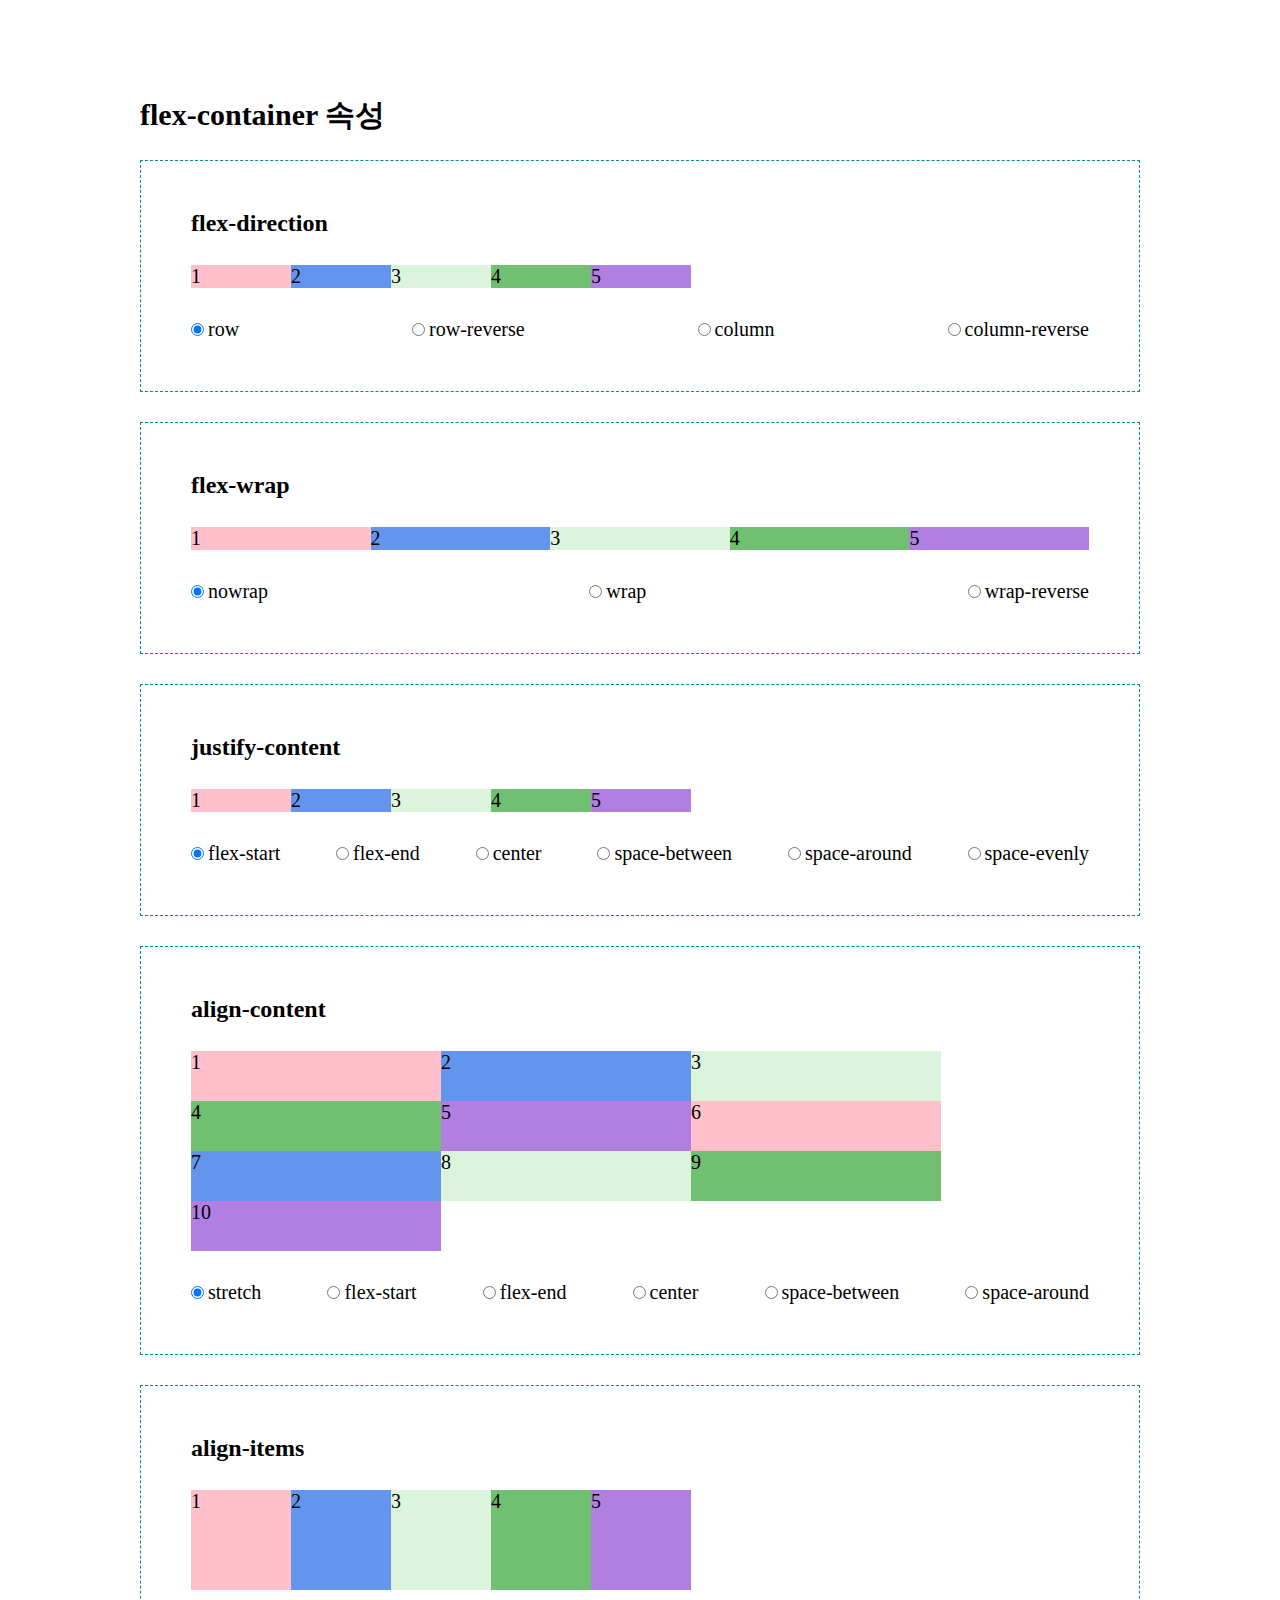
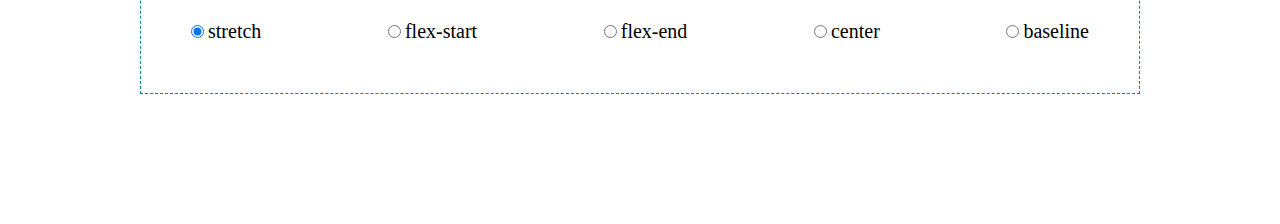
<file: basic/flex-container.html>
<!DOCTYPE html>
<html lang="en">
<head>
  <meta charset="UTF-8">
  <meta http-equiv="X-UA-Compatible" content="IE=edge">
  <meta name="viewport" content="width=device-width, initial-scale=1.0">
  <script src="/basic/resource/js/jquery-1.12.4.min.js"></script>

  <title>flex-container 속성</title>
  <style>
    html, body, p, h1, h2, h3, h4, h5, h6, ul, ol, li, dl, dt, dd, table, th, td, form, fieldset, legend, input, textarea, button, select{padding:0; margin:0;}
    ol, ul, li{list-style:none;}
    h1, h2, h3, h4, h5, h6, strong{font-size:100%; line-height:1; margin-block-start: 0; margin-block-end: 0;}
    .container{padding: 100px 0;}
    .cont{width:1000px; margin: 0 auto;}
    .cont h2{margin-bottom: 30px; font-size: 30px;}
    .cont h3{margin-bottom: 30px; font-size: 24px;}
    .box{width:100%; padding:50px; margin-bottom: 30px; border:1px dashed darkcyan; box-sizing:border-box;}
    .flex-container{display:flex;}
    .flex-container.flexWrap .flex-item{width:300px;}
    .flex-container.alignContent{flex-wrap: wrap; height:200px;}
    .flex-container.alignContent .flex-item{width:250px;}
    .flex-item{width:100px; font-size: 20px;}
    .input_wrap{display: flex; justify-content: space-between; margin-top:30px;}
    .input_wrap label{font-size: 20px;}
  </style>
</head>
<body>
    <div class="wrap">
        <div class="container">
           <div class="cont">
                <h2>flex-container 속성</h2>
                <div class="box" data-property="flex-direction">
                    <h3>flex-direction</h3>
                    <ul class="flex-container">
                        <li class="flex-item" style="background-color:pink;">1</li>
                        <li class="flex-item" style="background-color:cornflowerblue;">2</li>
                        <li class="flex-item" style="background-color:rgb(220, 243, 220);">3</li>
                        <li class="flex-item" style="background-color:rgb(113, 192, 113);">4</li>
                        <li class="flex-item" style="background-color:rgb(177, 127, 226);">5</li>
                    </ul>
                    <ul class="input_wrap">
                        <li>
                            <input type="radio" id="row" name="direction" data-value="row" checked />
                            <label name="direction" for="row">row</label>
                        </li>
                        <li>
                            <input type="radio" id="row-reverse" name="direction" data-value="row-reverse" />
                            <label name="direction" for="row-reverse">row-reverse</label>
                        </li>
                        <li>
                            <input type="radio" id="column" name="direction" data-value="column" />
                            <label name="direction" for="column">column</label>
                        </li>
                        <li>
                            <input type="radio" id="column-reverse" name="direction" data-value="column-reverse" />
                            <label name="direction" for="column-reverse">column-reverse</label>
                        </li>
                    </ul>
                </div>

                <div class="box" data-property="flex-wrap">
                    <h3>flex-wrap</h3>
                    <ul class="flex-container flexWrap">
                        <li class="flex-item" style="background-color:pink;">1</li>
                        <li class="flex-item" style="background-color:cornflowerblue;">2</li>
                        <li class="flex-item" style="background-color:rgb(220, 243, 220);">3</li>
                        <li class="flex-item" style="background-color:rgb(113, 192, 113);">4</li>
                        <li class="flex-item" style="background-color:rgb(177, 127, 226);">5</li>
                    </ul>
                    <ul class="input_wrap">
                        <li>
                            <input type="radio" id="nowrap" name="flex-wrap" data-value="nowrap" checked />
                            <label name="flex-wrap" for="nowrap">nowrap</label>
                        </li>
                        <li>
                            <input type="radio" id="wrap" name="flex-wrap" data-value="wrap" />
                            <label name="flex-wrap" for="wrap">wrap</label>
                        </li>
                        <li>
                            <input type="radio" id="wrap-reverse" name="flex-wrap" data-value="wrap-reverse" />
                            <label name="flex-wrap" for="wrap-reverse">wrap-reverse</label>
                        </li>
                    </ul>
                </div>

                <div class="box" data-property="justify-content">
                    <h3>justify-content</h3>
                    <ul class="flex-container">
                        <li class="flex-item" style="background-color:pink;">1</li>
                        <li class="flex-item" style="background-color:cornflowerblue;">2</li>
                        <li class="flex-item" style="background-color:rgb(220, 243, 220);">3</li>
                        <li class="flex-item" style="background-color:rgb(113, 192, 113);">4</li>
                        <li class="flex-item" style="background-color:rgb(177, 127, 226);">5</li>
                    </ul>
                    <ul class="input_wrap">
                        <li>
                            <input type="radio" id="flex-start" name="justify-content" data-value="flex-start" checked />
                            <label name="justify-content" for="flex-start">flex-start</label>
                        </li>
                        <li>
                            <input type="radio" id="flex-end" name="justify-content" data-value="flex-end" />
                            <label name="justify-content" for="flex-end">flex-end</label>
                        </li>
                        <li>
                            <input type="radio" id="center" name="justify-content" data-value="center" />
                            <label name="justify-content" for="center">center</label>
                        </li>
                        <li>
                            <input type="radio" id="space-between" name="justify-content" data-value="space-between" />
                            <label name="justify-content" for="space-between">space-between</label>
                        </li>
                        <li>
                            <input type="radio" id="space-around" name="justify-content" data-value="space-around" />
                            <label name="justify-content" for="space-around">space-around</label>
                        </li>
                        <li>
                            <input type="radio" id="space-evenly" name="justify-content" data-value="space-evenly" />
                            <label name="justify-content" for="space-evenly">space-evenly</label>
                        </li>
                    </ul>
                </div>

                <div class="box" data-property="align-content">
                    <h3>align-content</h3>
                    <ul class="flex-container alignContent">
                        <li class="flex-item" style="background-color:pink;">1</li>
                        <li class="flex-item" style="background-color:cornflowerblue;">2</li>
                        <li class="flex-item" style="background-color:rgb(220, 243, 220);">3</li>
                        <li class="flex-item" style="background-color:rgb(113, 192, 113);">4</li>
                        <li class="flex-item" style="background-color:rgb(177, 127, 226);">5</li>
                        <li class="flex-item" style="background-color:pink;">6</li>
                        <li class="flex-item" style="background-color:cornflowerblue;">7</li>
                        <li class="flex-item" style="background-color:rgb(220, 243, 220);">8</li>
                        <li class="flex-item" style="background-color:rgb(113, 192, 113);">9</li>
                        <li class="flex-item" style="background-color:rgb(177, 127, 226);">10</li>
                    </ul>
                    <ul class="input_wrap">
                        <li>
                            <input type="radio" id="stretch" name="align-content" data-value="stretch" checked />
                            <label name="align-content" for="stretch">stretch</label>
                        </li>
                        <li>
                            <input type="radio" id="flex-start2" name="align-content" data-value="flex-start" />
                            <label name="align-content" for="flex-start2">flex-start</label>
                        </li>
                        <li>
                            <input type="radio" id="flex-end2" name="align-content" data-value="flex-end" />
                            <label name="align-content" for="flex-end2">flex-end</label>
                        </li>
                        <li>
                            <input type="radio" id="center2" name="align-content" data-value="center" />
                            <label name="align-content" for="center2">center</label>
                        </li>
                        <li>
                            <input type="radio" id="space-between2" name="align-content" data-value="space-between" />
                            <label name="align-content" for="space-between2">space-between</label>
                        </li>
                        <li>
                            <input type="radio" id="space-around2" name="align-content" data-value="space-around" />
                            <label name="align-content" for="space-around2">space-around</label>
                        </li>
                    </ul>
                </div>

                <div class="box" data-property="align-items">
                    <h3>align-items</h3>
                    <ul class="flex-container">
                        <li class="flex-item" style="height:100px; background-color:pink;">1</li>
                        <li class="flex-item" style="background-color:cornflowerblue;">2</li>
                        <li class="flex-item" style="background-color:rgb(220, 243, 220);">3</li>
                        <li class="flex-item" style="height:100px; background-color:rgb(113, 192, 113);">4</li>
                        <li class="flex-item" style="background-color:rgb(177, 127, 226);">5</li>
                    </ul>
                    <ul class="input_wrap">
                        <li>
                            <input type="radio" id="stretch2" name="align-items" data-value="stretch" checked />
                            <label name="align-items" for="stretch2">stretch</label>
                        </li>
                        <li>
                            <input type="radio" id="flex-start3" name="align-items" data-value="flex-start" />
                            <label name="align-items" for="flex-start3">flex-start</label>
                        </li>
                        <li>
                            <input type="radio" id="flex-end3" name="align-items" data-value="flex-end" />
                            <label name="align-items" for="flex-end3">flex-end</label>
                        </li>
                        <li>
                            <input type="radio" id="center3" name="align-items" data-value="center" />
                            <label name="align-items" for="center3">center</label>
                        </li>
                        <li>
                            <input type="radio" id="baseline" name="align-items" data-value="baseline" />
                            <label name="align-items" for="baseline">baseline</label>
                        </li>
                    </ul>
                </div>
           </div>
        </div>
    </div>
</body>

<script>
    $input = $(".input_wrap").find("input");

    $input.change(function(){
        var $this = $(this),
            $parent = $this.closest(".box"),
            $flexContainer = $parent.find(".flex-container"),
            parent_data = $parent.data("property"),
            this_data = $this.data("value");
            
        $flexContainer.css(parent_data,this_data);
    })
    
</script>

</html>
</file>
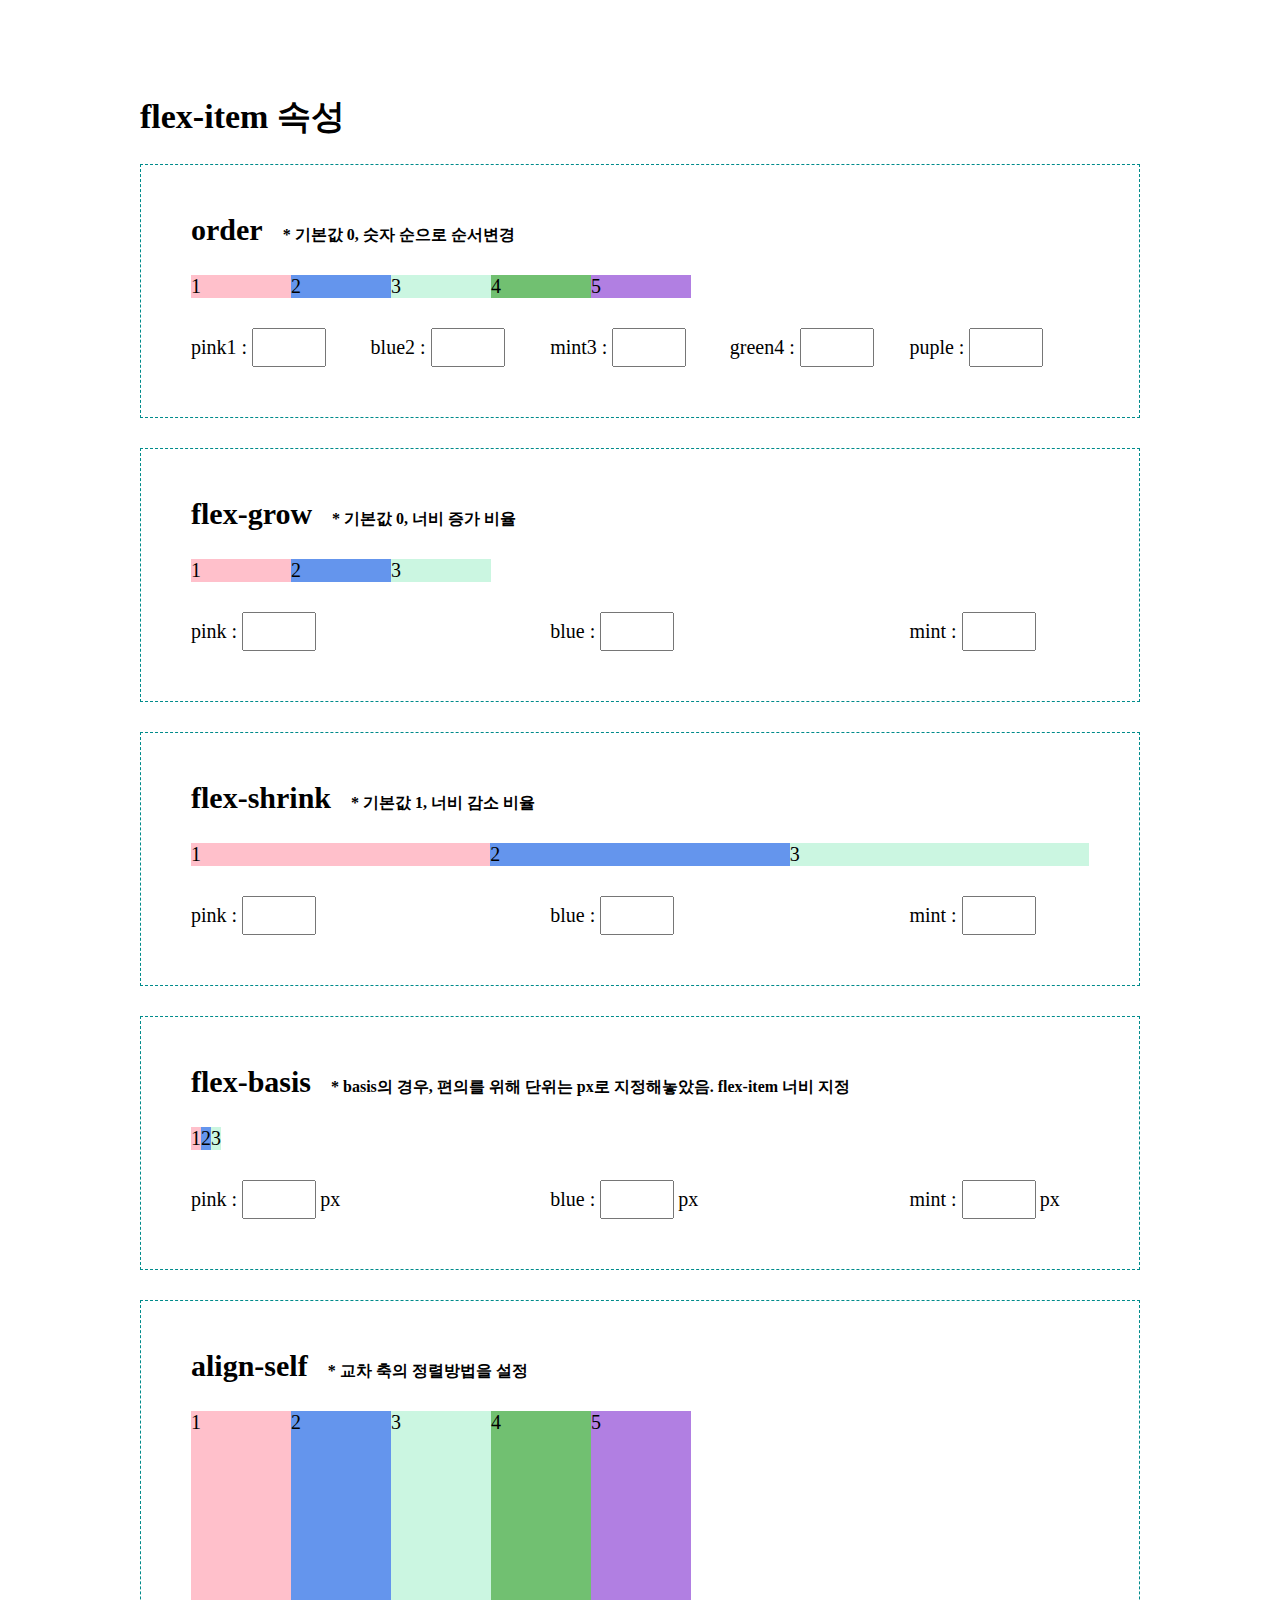
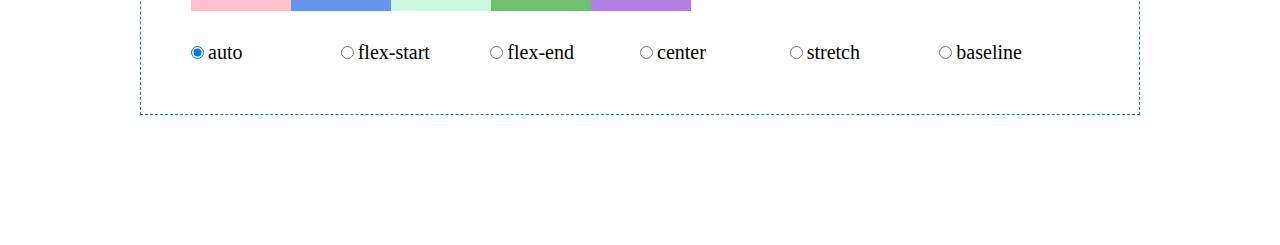
<file: basic/flex-item.html>
<!DOCTYPE html>
<html lang="en">
<head>
  <meta charset="UTF-8">
  <meta http-equiv="X-UA-Compatible" content="IE=edge">
  <meta name="viewport" content="width=device-width, initial-scale=1.0">
  <script src="/basic/resource/js/jquery-1.12.4.min.js"></script>

  <title>flex-item 속성</title>
  <style>
    html, body, p, h1, h2, h3, h4, h5, h6, ul, ol, li, dl, dt, dd, table, th, td, form, fieldset, legend, input, textarea, button, select{padding:0; margin:0;}
    ol, ul, li{list-style:none;}
    h1, h2, h3, h4, h5, h6, strong{font-size:100%; line-height:1; margin-block-start: 0; margin-block-end: 0;}
    .container{padding: 100px 0;}
    .cont{width:1000px; margin: 0 auto;}
    .cont h2{margin-bottom: 30px; font-size: 34px;}
    .cont h3{margin-bottom: 30px; font-size: 30px;}
    .cont h3 span{margin-left:20px; font-size: 16px;}
    .box{width:100%; padding:50px; margin-bottom: 30px; border:1px dashed darkcyan; box-sizing:border-box;}
    .flex-container{display:flex;}
    .flex-container.alignSelf{height:200px;}
    .flex-container.flexShrink .flex-item{flex-basis:600px;}
    .flex-container.flexBasis .flex-item{flex-basis:auto;}
    .flex-item{flex-basis:100px; font-size: 20px;}
    .input_wrap{display: flex; justify-content: space-between; align-items: center; margin-top:30px;}
    .input_wrap h4{font-size: 24px;}
    .input_wrap li{width:20%;}
    .input_wrap input[type=text]{width:50px; height:35px; padding:0 10px; font-size: 20px;}
    .input_wrap label{font-size: 20px;}
    .input_wrap .unit{font-size: 20px;}
  </style>
</head>
<body>
    <div class="wrap">
        <div class="container">
           <div class="cont">
                <h2>flex-item 속성</h2>
                <div class="box" data-property="order">
                    <h3>order<span>* 기본값 0, 숫자 순으로 순서변경</span></h3>
                    <ul class="flex-container">
                        <li class="flex-item" style="background-color:pink;">1</li>
                        <li class="flex-item" style="background-color:cornflowerblue;">2</li>
                        <li class="flex-item" style="background-color:rgb(203, 246, 225);">3</li>
                        <li class="flex-item" style="background-color:rgb(113, 192, 113);">4</li>
                        <li class="flex-item" style="background-color:rgb(177, 127, 226);">5</li>
                    </ul>
                    <ul class="input_wrap">
                        <li>
                            <label name="order" for="order1">pink1 : </label>
                            <input type="text" id="order1" name="order" /> 
                        </li>
                        <li>
                            <label name="order" for="order2">blue2 : </label>
                            <input type="text" id="order2" name="order" />
                        </li>
                        <li>
                            <label name="order" for="order3">mint3 : </label>
                            <input type="text" id="order3" name="order" />
                        </li>
                        <li>
                            <label name="order" for="order4">green4 : </label>
                            <input type="text" id="order4" name="order" />
                        </li>
                        <li>
                            <label name="order" for="order4">puple : </label>
                            <input type="text" id="order4" name="order" />
                        </li>
                    </ul>
                </div>

                <div class="box" data-property="flex-grow">
                    <h3>flex-grow<span>* 기본값 0, 너비 증가 비율</span></h3>
                    <ul class="flex-container">
                        <li class="flex-item" style="background-color:pink;">1</li>
                        <li class="flex-item" style="background-color:cornflowerblue;">2</li>
                        <li class="flex-item" style="background-color:rgb(203, 246, 225);">3</li>
                    </ul>
                    <ul class="input_wrap">
                        <li>
                            <label name="flex-grow" for="flex-grow1">pink : </label>
                            <input type="text" id="flex-grow1" name="flex-grow" />
                        </li>
                        <li>
                            <label name="flex-grow" for="flex-grow2">blue : </label>
                            <input type="text" id="flex-grow2" name="flex-grow" />
                        </li>
                        <li>
                            <label name="flex-grow" for="flex-grow3">mint : </label>
                            <input type="text" id="flex-grow3" name="flex-grow" />
                        </li>
                    </ul>
                </div>

                <div class="box" data-property="flex-shrink">
                    <h3>flex-shrink<span>* 기본값 1, 너비 감소 비율</span></h3>
                    <ul class="flex-container flexShrink">
                        <li class="flex-item" style="background-color:pink;">1</li>
                        <li class="flex-item" style="background-color:cornflowerblue;">2</li>
                        <li class="flex-item" style="background-color:rgb(203, 246, 225);">3</li>
                    </ul>
                    <ul class="input_wrap">
                        <li>
                            <label name="flex-shrink" for="flex-shrink1">pink : </label>
                            <input type="text" id="flex-shrink1" name="flex-shrink" />
                        </li>
                        <li>
                            <label name="flex-shrink" for="flex-shrink2">blue : </label>
                            <input type="text" id="flex-shrink2" name="flex-shrink" />
                        </li>
                        <li>
                            <label name="flex-shrink" for="flex-shrink3">mint : </label>
                            <input type="text" id="flex-shrink3" name="flex-shrink" />
                        </li>
                    </ul>
                </div>

                <div class="box" data-property="flex-basis">
                    <h3>flex-basis<span>* basis의 경우, 편의를 위해 단위는 px로 지정해놓았음. flex-item 너비 지정</span></h3>
                    <ul class="flex-container flexBasis">
                        <li class="flex-item" style="background-color:pink;">1</li>
                        <li class="flex-item" style="background-color:cornflowerblue;">2</li>
                        <li class="flex-item" style="background-color:rgb(203, 246, 225);">3</li>
                    </ul>
                    <ul class="input_wrap">
                        <li>
                            <label name="flex-basis" for="flex-basis1">pink : </label>
                            <input type="text" id="flex-basis1" name="flex-basis" />
                            <span class="unit">px</span>
                        </li>
                        <li>
                            <label name="flex-basis" for="flex-basis2">blue : </label>
                            <input type="text" id="flex-basis2" name="flex-basis" />
                            <span class="unit">px</span>
                        </li>
                        <li>
                            <label name="flex-basis" for="flex-basis3">mint : </label>
                            <input type="text" id="flex-basis3" name="flex-basis" />
                            <span class="unit">px</span>
                        </li>
                    </ul>
                </div>

                <div class="box" data-property="align-self">
                    <h3>align-self<span>* 교차 축의 정렬방법을 설정</span></h3>
                    <ul class="flex-container alignSelf">
                        <li class="flex-item" style="background-color:pink;">1</li>
                        <li class="flex-item" style="background-color:cornflowerblue;">2</li>
                        <li class="flex-item" style="background-color:rgb(203, 246, 225);">3</li>
                        <li class="flex-item" style="background-color:rgb(113, 192, 113);">4</li>
                        <li class="flex-item" style="background-color:rgb(177, 127, 226);">5</li>
                    </ul>
                    <ul class="input_wrap">
                        <li>
                            <input type="radio" id="auto" data-value="auto" name="align-self" checked />
                            <label name="align-self" for="auto">auto</label>
                        </li>
                        <li>
                            <input type="radio" id="flex-start" data-value="flex-start" name="align-self" />
                            <label name="align-self" for="flex-start">flex-start</label>
                        </li>
                        <li>
                            <input type="radio" id="flex-end" data-value="flex-end" name="align-self" />
                            <label name="align-self" for="flex-end">flex-end</label>
                        </li>
                        <li>
                            <input type="radio" id="center" data-value="center" name="align-self" />
                            <label name="align-self" for="center">center</label>
                        </li>
                        <li>
                            <input type="radio" id="stretch" data-value="stretch" name="align-self" />
                            <label name="align-self" for="stretch">stretch</label>
                        </li>
                        <li>
                            <input type="radio" id="baseline" data-value="baseline" name="align-self" />
                            <label name="align-self" for="baseline">baseline</label>
                        </li>
                    </ul>
                </div>
           </div>
        </div>
    </div>
</body>

<script>
    var $box = $(".box"),
        $inputWrap = $box.find(".input_wrap"),
        
        $radioInput = $(".input_wrap").find("input[type=radio]");
    
    $inputWrap.each(function(i,key){
        var $numberInput = $(key).find("input[type=text]");
        
        $numberInput.on("keyup",function(){
        var $this = $(this),
            val = $this.val(),
            $parent = $this.closest(".box"),
            parent_data = $parent.data("property"),
            $unit = $this.siblings(".unit").text(),
            $flexItem = $parent.find(".flex-item");

            $this.val(val.replace(/[^0-9]/gi,''));

            $numberInput.each(function(idx,numInput){
                var numVal = $(numInput).val();

                if(parent_data == "flex-basis"){
                    $flexItem.eq(idx).css(parent_data, numVal + $unit);
                }
                
                $flexItem.eq(idx).css(parent_data,numVal);
            });
        });
    })

    

    $radioInput.change(function(){
        var $this = $(this),
            $parent = $this.closest(".box"),
            $flexItem = $parent.find(".flex-item"),
            parent_data = $parent.data("property"),
            this_data = $this.data("value");
            
        $flexItem.css(parent_data,this_data);
    });
    
</script>

</html>
</file>
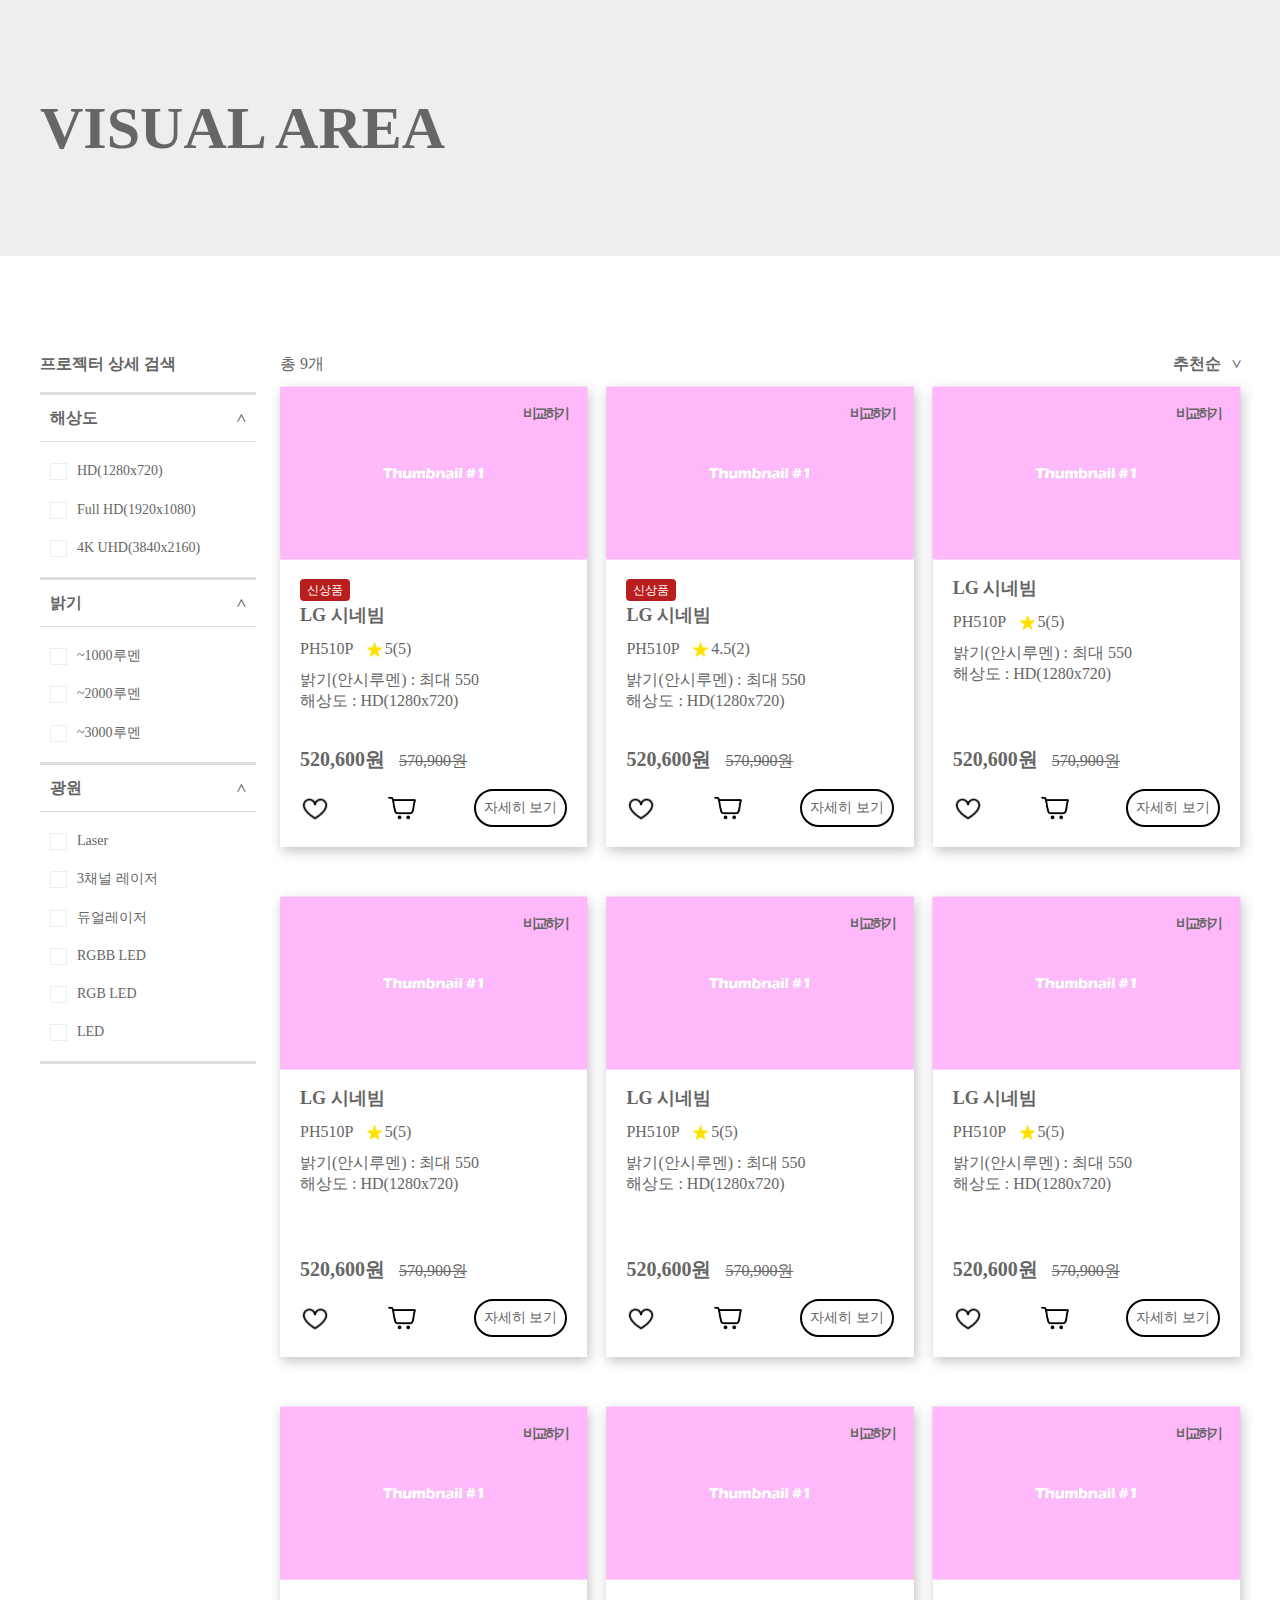
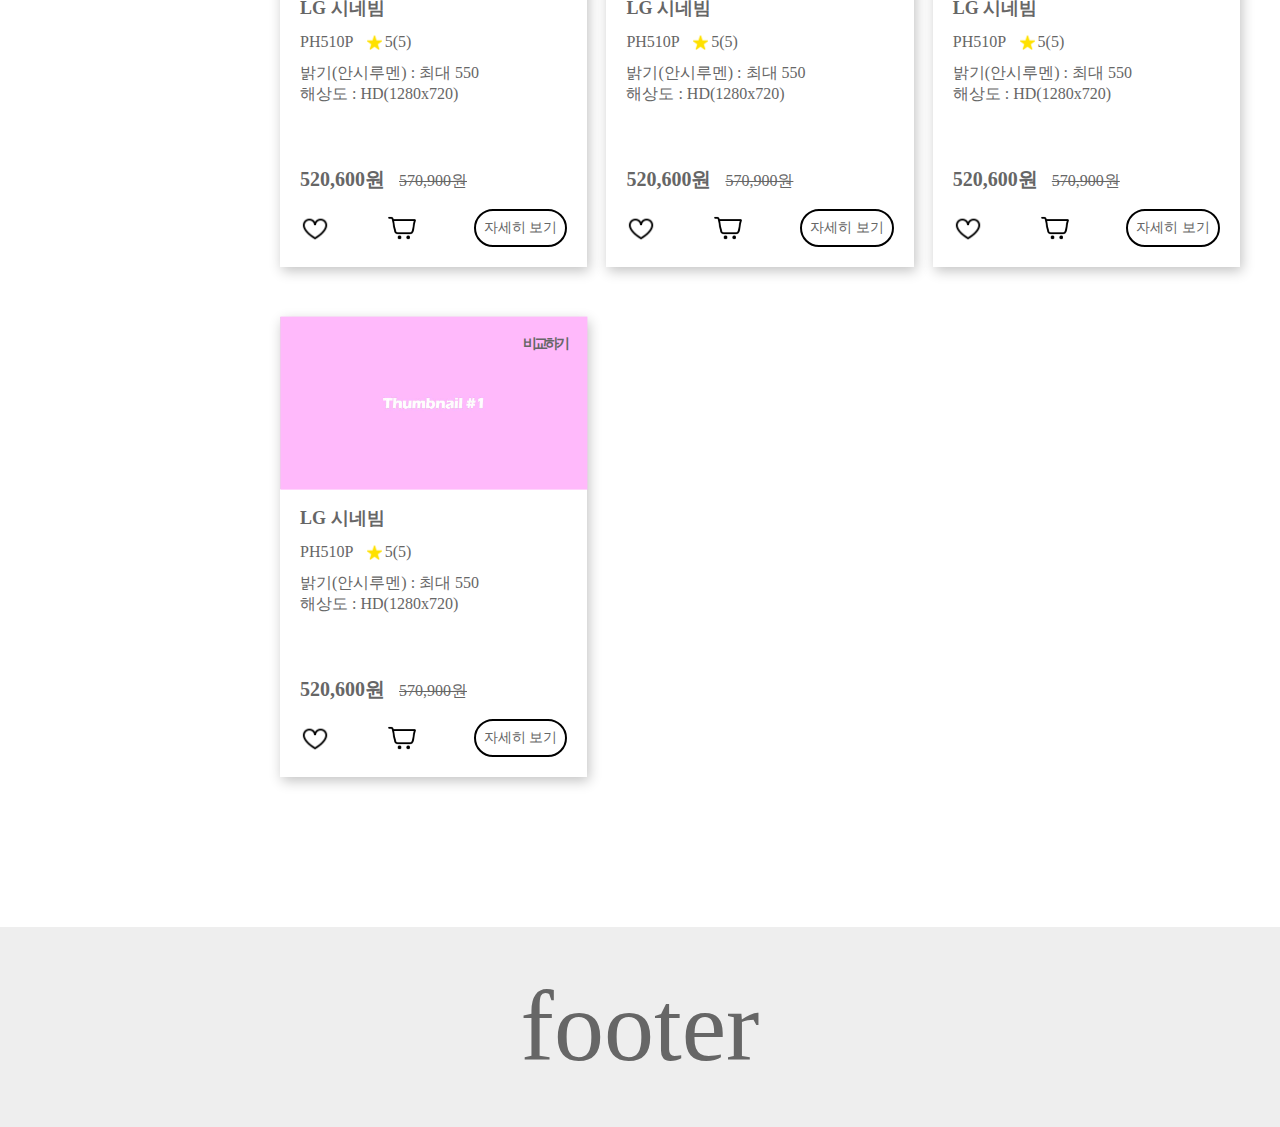
<file: basic/flex-shop.html>
<!DOCTYPE html>
<html lang="en">
<head>
  <meta charset="UTF-8">
  <meta http-equiv="X-UA-Compatible" content="IE=edge">
  <meta name="viewport" content="width=device-width, initial-scale=1.0">
  <link rel="stylesheet" href="/basic/resource/css/flex-test2.css">  
  <script src="/basic/resource/js/jquery-1.12.4.min.js"></script>

  <title>shopping list</title>
  <style>
    html, body{padding:0; margin:0;}
   
  </style>
</head>
<body>
    <div class="wrap">
        <!-- <header>
            <div class="header_wrap">
                <div class="header_inner">
                    <h2 class="logo"><a href="javascript:void(0);">로고</a></h2>
                    <div class="gnb_wrap">
                        <ul class="gnb">
                            <li class="depth1_wrap">
                                <a href="javascript:void(0);" class="depth1">depth1</a>
                                <div class="sub_menu">
                                    <strong>depth1 Wrap</strong>
                                    <ul class="depth2_wrap">
                                        <li>
                                            <a href="javascript:void(0);" class="depth2">depth1-2-1</a>
                                        </li>
                                        <li>
                                            <a href="javascript:void(0);" class="depth2">depth1-2-2</a>
                                        </li>
                                        <li>
                                            <a href="javascript:void(0);" class="depth2">depth1-2-3</a>
                                        </li>
                                    </ul>
                                </div>
                            </li>
                            <li class="depth1_wrap">
                                <a href="javascript:void(0);" class="depth1">depth2</a>
                                <div class="sub_menu">
                                    <strong>depth2 Wrap</strong>
                                    <ul class="depth2_wrap">
                                        <li>
                                            <a href="javascript:void(0);" class="depth2">depth2-2-1</a>
                                        </li>
                                        <li>
                                            <a href="javascript:void(0);" class="depth2">depth2-2-2</a>
                                        </li>
                                        <li>
                                            <a href="javascript:void(0);" class="depth2">depth2-2-3</a>
                                        </li>
                                    </ul>
                                </div>
                            </li>
                            <li class="depth1_wrap">
                                <a href="javascript:void(0);" class="depth1">depth3</a>
                                <div class="sub_menu">
                                    <strong>depth3 Wrap</strong>
                                    <ul class="depth2_wrap">
                                        <li>
                                            <a href="javascript:void(0);" class="depth2">depth3-2-1</a>
                                        </li>
                                        <li>
                                            <a href="javascript:void(0);" class="depth2">depth3-2-2</a>
                                        </li>
                                        <li>
                                            <a href="javascript:void(0);" class="depth2">depth3-2-3</a>
                                        </li>
                                    </ul>
                                </div>
                            </li>
                            <li class="depth1_wrap">
                                <a href="javascript:void(0);" class="depth1">depth4</a>
                                <div class="sub_menu">
                                    <strong>depth4 Wrap</strong>
                                    <ul class="depth2_wrap">
                                        <li>
                                            <a href="javascript:void(0);" class="depth2">depth4-2-1</a>
                                        </li>
                                        <li>
                                            <a href="javascript:void(0);" class="depth2">depth4-2-1</a>
                                        </li>
                                        <li>
                                            <a href="javascript:void(0);" class="depth2">depth4-2-1</a>
                                        </li>
                                    </ul>
                                </div>
                            </li>
                        </ul>
                        <div class="burger">
                            <span class="ir">메뉴</span>
                            <button type="button">
                                <span></span>
                                <span></span>
                                <span></span>
                            </button>
                        </div>
                    </div>  
                </div>
            </div>
        </header> -->

        <div class="container">
            <div class="visual">
                <div class="inner">
                    <h2>VISUAL AREA</h2>
                </div>
            </div>
            <div class="cont">
                <div class="inner prd_inner">
                    <div class="check_list">
                        <h3>프로젝터 상세 검색</h3>
                        <div class="filter_wrap">
                            <h4><a href="javascript:void(0);">해상도</a></h4>
                            <ul>
                                <li>
                                    <input type="checkbox" id="hd"/>
                                    <label for="hd">HD(1280x720)</label>
                                </li>
                                <li>
                                    <input type="checkbox" id="fullHd"/>
                                    <label for="fullHd">Full HD(1920x1080)</label>
                                </li>
                                <li>
                                    <input type="checkbox" id="4k"/>
                                    <label for="4k">4K UHD(3840x2160)</label>
                                </li>
                            </ul>
                        </div>
                        <div class="filter_wrap">
                            <h4><a href="javascript:void(0);">밝기</a></h4>
                            <ul>
                                <li>
                                    <input type="checkbox" id="lumen1000"/>
                                    <label for="lumen1000">~1000루멘</label>
                                </li>
                                <li>
                                    <input type="checkbox" id="lumen2000"/>
                                    <label for="lumen2000">~2000루멘</label>
                                </li>
                                <li>
                                    <input type="checkbox" id="lumen3000"/>
                                    <label for="lumen3000">~3000루멘</label>
                                </li>
                            </ul>
                        </div>
                        <div class="filter_wrap">
                            <h4><a href="javascript:void(0);">광원</a></h4>
                            <ul>
                                <li>
                                    <input type="checkbox" id="laser"/>
                                    <label for="laser">Laser</label>
                                </li>
                                <li>
                                    <input type="checkbox" id="chanel3"/>
                                    <label for="chanel3">3채널 레이저</label>
                                </li>
                                <li>
                                    <input type="checkbox" id="dualLaser"/>
                                    <label for="dualLaser">듀얼레이저</label>
                                </li>
                                <li>
                                    <input type="checkbox" id="rgbbLED"/>
                                    <label for="rgbbLED">RGBB LED</label>
                                </li>
                                <li>
                                    <input type="checkbox" id="rgbLED"/>
                                    <label for="rgbLED">RGB LED</label>
                                </li>
                                <li>
                                    <input type="checkbox" id="led"/>
                                    <label for="led">LED</label>
                                </li>
                            </ul>
                        </div>
                    </div> 
                    <div class="prd_wrap">
                        <div class="list_top">
                            <span id="prdTotal" class="total">총 9개</span>
                            <div class="solting_list">
                                <p class="current"><a href="javascript:void(0);">추천순</a></p>
                                <ul style="display: none;">
                                    <li class="active"><a href="javascript:void(0);">추천순</a></li>
                                    <li><a href="javascript:void(0);">인기순</a></li>
                                    <li><a href="javascript:void(0);">최신순</a></li>
                                    <li><a href="javascript:void(0);">가격 높은 순</a></li>
                                    <li><a href="javascript:void(0);">가격 낮은 순</a></li>
                                    <li><a href="javascript:void(0);">리뷰 많은 순</a></li>
                                </ul>
                            </div>
                        </div>
                        <ul class="prd_list">
                            <li class="new_prd">
                                <div class="img_box">
                                    <div class="img"><img src="resource/img/vdo2_thumb0.jpg" alt=""></div>
                                    <a href="javascript:void(0);" class="compare_btn">비교하기</a>
                                </div>
                                <div class="txt_box">
                                    <dl>
                                        <dt>LG 시네빔</dt>
                                        <dd class="review">PH510P 
                                            <a href="javascript:void(0);">5(5)</a>
                                        </dd>
                                        <dd>밝기(안시루멘) : 최대 550</dd>
                                        <dd>해상도 : HD(1280x720)</dd>
                                    </dl>
                                    <div class="price">
                                        <div class="sale_price">
                                            <span class="ir">세일 후 가격</span>
                                            <span>520,600원</span>
                                        </div>
                                        <div class="original_price">
                                            <span class="ir">세일 전 정가</span>
                                            <span>570,900원</span>
                                        </div>
                                    </div>
                                    <div class="prd_btn">
                                        <a href="javascript:void(0);" class="like_btn"><span class="ir">찜하기</span></a>
                                        <a href="javascript:void(0);" class="cart_btn"><span class="ir">장바구니</span></a>
                                        <a href="javascript:void(0);" class="detail_btn">자세히 보기</a>
                                    </div>
                                </div>
                            </li>
                            <li class="new_prd">
                                <div class="img_box">
                                    <div class="img"><img src="resource/img/vdo2_thumb0.jpg" alt=""></div>
                                    <a href="javascript:void(0);" class="compare_btn">비교하기</a>
                                </div>
                                <div class="txt_box">
                                    <dl>
                                        <dt>LG 시네빔</dt>
                                        <dd class="review">PH510P 
                                            <a href="javascript:void(0);">4.5(2)</a>
                                        </dd>
                                        <dd>밝기(안시루멘) : 최대 550</dd>
                                        <dd>해상도 : HD(1280x720)</dd>
                                    </dl>
                                    <div class="price">
                                        <div class="sale_price">
                                            <span class="ir">세일 후 가격</span>
                                            <span>520,600원</span>
                                        </div>
                                        <div class="original_price">
                                            <span class="ir">세일 전 정가</span>
                                            <span>570,900원</span>
                                        </div>
                                    </div>
                                    <div class="prd_btn">
                                        <a href="javascript:void(0);" class="like_btn"><span class="ir">찜하기</span></a>
                                        <a href="javascript:void(0);" class="cart_btn"><span class="ir">장바구니</span></a>
                                        <a href="javascript:void(0);" class="detail_btn">자세히 보기</a>
                                    </div>
                                </div>
                            </li>
                            <li>
                                <div class="img_box">
                                    <div class="img"><img src="resource/img/vdo2_thumb0.jpg" alt=""></div>
                                    <a href="javascript:void(0);" class="compare_btn">비교하기</a>
                                </div>
                                <div class="txt_box">
                                    <dl>
                                        <dt>LG 시네빔</dt>
                                        <dd class="review">PH510P 
                                            <a href="javascript:void(0);">5(5)</a>
                                        </dd>
                                        <dd>밝기(안시루멘) : 최대 550</dd>
                                        <dd>해상도 : HD(1280x720)</dd>
                                    </dl>
                                    <div class="price">
                                        <div class="sale_price">
                                            <span class="ir">세일 후 가격</span>
                                            <span>520,600원</span>
                                        </div>
                                        <div class="original_price">
                                            <span class="ir">세일 전 정가</span>
                                            <span>570,900원</span>
                                        </div>
                                    </div>
                                    <div class="prd_btn">
                                        <a href="javascript:void(0);" class="like_btn"><span class="ir">찜하기</span></a>
                                        <a href="javascript:void(0);" class="cart_btn"><span class="ir">장바구니</span></a>
                                        <a href="javascript:void(0);" class="detail_btn">자세히 보기</a>
                                    </div>
                                </div>
                            </li>
                            <li>
                                <div class="img_box">
                                    <div class="img"><img src="resource/img/vdo2_thumb0.jpg" alt=""></div>
                                    <a href="javascript:void(0);" class="compare_btn">비교하기</a>
                                </div>
                                <div class="txt_box">
                                    <dl>
                                        <dt>LG 시네빔</dt>
                                        <dd class="review">PH510P 
                                            <a href="javascript:void(0);">5(5)</a>
                                        </dd>
                                        <dd>밝기(안시루멘) : 최대 550</dd>
                                        <dd>해상도 : HD(1280x720)</dd>
                                    </dl>
                                    <div class="price">
                                        <div class="sale_price">
                                            <span class="ir">세일 후 가격</span>
                                            <span>520,600원</span>
                                        </div>
                                        <div class="original_price">
                                            <span class="ir">세일 전 정가</span>
                                            <span>570,900원</span>
                                        </div>
                                    </div>
                                    <div class="prd_btn">
                                        <a href="javascript:void(0);" class="like_btn"><span class="ir">찜하기</span></a>
                                        <a href="javascript:void(0);" class="cart_btn"><span class="ir">장바구니</span></a>
                                        <a href="javascript:void(0);" class="detail_btn">자세히 보기</a>
                                    </div>
                                </div>
                            </li>
                            <li>
                                <div class="img_box">
                                    <div class="img"><img src="resource/img/vdo2_thumb0.jpg" alt=""></div>
                                    <a href="javascript:void(0);" class="compare_btn">비교하기</a>
                                </div>
                                <div class="txt_box">
                                    <dl>
                                        <dt>LG 시네빔</dt>
                                        <dd class="review">PH510P 
                                            <a href="javascript:void(0);">5(5)</a>
                                        </dd>
                                        <dd>밝기(안시루멘) : 최대 550</dd>
                                        <dd>해상도 : HD(1280x720)</dd>
                                    </dl>
                                    <div class="price">
                                        <div class="sale_price">
                                            <span class="ir">세일 후 가격</span>
                                            <span>520,600원</span>
                                        </div>
                                        <div class="original_price">
                                            <span class="ir">세일 전 정가</span>
                                            <span>570,900원</span>
                                        </div>
                                    </div>
                                    <div class="prd_btn">
                                        <a href="javascript:void(0);" class="like_btn"><span class="ir">찜하기</span></a>
                                        <a href="javascript:void(0);" class="cart_btn"><span class="ir">장바구니</span></a>
                                        <a href="javascript:void(0);" class="detail_btn">자세히 보기</a>
                                    </div>
                                </div>
                            </li>
                            <li>
                                <div class="img_box">
                                    <div class="img"><img src="resource/img/vdo2_thumb0.jpg" alt=""></div>
                                    <a href="javascript:void(0);" class="compare_btn">비교하기</a>
                                </div>
                                <div class="txt_box">
                                    <dl>
                                        <dt>LG 시네빔</dt>
                                        <dd class="review">PH510P 
                                            <a href="javascript:void(0);">5(5)</a>
                                        </dd>
                                        <dd>밝기(안시루멘) : 최대 550</dd>
                                        <dd>해상도 : HD(1280x720)</dd>
                                    </dl>
                                    <div class="price">
                                        <div class="sale_price">
                                            <span class="ir">세일 후 가격</span>
                                            <span>520,600원</span>
                                        </div>
                                        <div class="original_price">
                                            <span class="ir">세일 전 정가</span>
                                            <span>570,900원</span>
                                        </div>
                                    </div>
                                    <div class="prd_btn">
                                        <a href="javascript:void(0);" class="like_btn"><span class="ir">찜하기</span></a>
                                        <a href="javascript:void(0);" class="cart_btn"><span class="ir">장바구니</span></a>
                                        <a href="javascript:void(0);" class="detail_btn">자세히 보기</a>
                                    </div>
                                </div>
                            </li>
                            <li>
                                <div class="img_box">
                                    <div class="img"><img src="resource/img/vdo2_thumb0.jpg" alt=""></div>
                                    <a href="javascript:void(0);" class="compare_btn">비교하기</a>
                                </div>
                                <div class="txt_box">
                                    <dl>
                                        <dt>LG 시네빔</dt>
                                        <dd class="review">PH510P 
                                            <a href="javascript:void(0);">5(5)</a>
                                        </dd>
                                        <dd>밝기(안시루멘) : 최대 550</dd>
                                        <dd>해상도 : HD(1280x720)</dd>
                                    </dl>
                                    <div class="price">
                                        <div class="sale_price">
                                            <span class="ir">세일 후 가격</span>
                                            <span>520,600원</span>
                                        </div>
                                        <div class="original_price">
                                            <span class="ir">세일 전 정가</span>
                                            <span>570,900원</span>
                                        </div>
                                    </div>
                                    <div class="prd_btn">
                                        <a href="javascript:void(0);" class="like_btn"><span class="ir">찜하기</span></a>
                                        <a href="javascript:void(0);" class="cart_btn"><span class="ir">장바구니</span></a>
                                        <a href="javascript:void(0);" class="detail_btn">자세히 보기</a>
                                    </div>
                                </div>
                            </li>
                            <li>
                                <div class="img_box">
                                    <div class="img"><img src="resource/img/vdo2_thumb0.jpg" alt=""></div>
                                    <a href="javascript:void(0);" class="compare_btn">비교하기</a>
                                </div>
                                <div class="txt_box">
                                    <dl>
                                        <dt>LG 시네빔</dt>
                                        <dd class="review">PH510P 
                                            <a href="javascript:void(0);">5(5)</a>
                                        </dd>
                                        <dd>밝기(안시루멘) : 최대 550</dd>
                                        <dd>해상도 : HD(1280x720)</dd>
                                    </dl>
                                    <div class="price">
                                        <div class="sale_price">
                                            <span class="ir">세일 후 가격</span>
                                            <span>520,600원</span>
                                        </div>
                                        <div class="original_price">
                                            <span class="ir">세일 전 정가</span>
                                            <span>570,900원</span>
                                        </div>
                                    </div>
                                    <div class="prd_btn">
                                        <a href="javascript:void(0);" class="like_btn"><span class="ir">찜하기</span></a>
                                        <a href="javascript:void(0);" class="cart_btn"><span class="ir">장바구니</span></a>
                                        <a href="javascript:void(0);" class="detail_btn">자세히 보기</a>
                                    </div>
                                </div>
                            </li>
                            <li>
                                <div class="img_box">
                                    <div class="img"><img src="resource/img/vdo2_thumb0.jpg" alt=""></div>
                                    <a href="javascript:void(0);" class="compare_btn">비교하기</a>
                                </div>
                                <div class="txt_box">
                                    <dl>
                                        <dt>LG 시네빔</dt>
                                        <dd class="review">PH510P 
                                            <a href="javascript:void(0);">5(5)</a>
                                        </dd>
                                        <dd>밝기(안시루멘) : 최대 550</dd>
                                        <dd>해상도 : HD(1280x720)</dd>
                                    </dl>
                                    <div class="price">
                                        <div class="sale_price">
                                            <span class="ir">세일 후 가격</span>
                                            <span>520,600원</span>
                                        </div>
                                        <div class="original_price">
                                            <span class="ir">세일 전 정가</span>
                                            <span>570,900원</span>
                                        </div>
                                    </div>
                                    <div class="prd_btn">
                                        <a href="javascript:void(0);" class="like_btn"><span class="ir">찜하기</span></a>
                                        <a href="javascript:void(0);" class="cart_btn"><span class="ir">장바구니</span></a>
                                        <a href="javascript:void(0);" class="detail_btn">자세히 보기</a>
                                    </div>
                                </div>
                            </li>
                            <li>
                                <div class="img_box">
                                    <div class="img"><img src="resource/img/vdo2_thumb0.jpg" alt=""></div>
                                    <a href="javascript:void(0);" class="compare_btn">비교하기</a>
                                </div>
                                <div class="txt_box">
                                    <dl>
                                        <dt>LG 시네빔</dt>
                                        <dd class="review">PH510P 
                                            <a href="javascript:void(0);">5(5)</a>
                                        </dd>
                                        <dd>밝기(안시루멘) : 최대 550</dd>
                                        <dd>해상도 : HD(1280x720)</dd>
                                    </dl>
                                    <div class="price">
                                        <div class="sale_price">
                                            <span class="ir">세일 후 가격</span>
                                            <span>520,600원</span>
                                        </div>
                                        <div class="original_price">
                                            <span class="ir">세일 전 정가</span>
                                            <span>570,900원</span>
                                        </div>
                                    </div>
                                    <div class="prd_btn">
                                        <a href="javascript:void(0);" class="like_btn"><span class="ir">찜하기</span></a>
                                        <a href="javascript:void(0);" class="cart_btn"><span class="ir">장바구니</span></a>
                                        <a href="javascript:void(0);" class="detail_btn">자세히 보기</a>
                                    </div>
                                </div>
                            </li>
                        </ul>
                    </div>
                </div>
            </div>
            
        </div>
        <footer>
            <div class="inner">            
                <span style="display: block; font-size: 100px; text-align: center;">footer</span>
            </div>
        </footer>
    </div>
</body>

</html>
</file>
<file: basic/resource/css/flex-test2.css>
@charset "UTF-8";



/* reset */
html, body, p, h1, h2, h3, h4, h5, h6, ul, ol, li, dl, dt, dd, table, th, td, form, fieldset, legend, input, textarea, button, select{padding:0; margin:0;}
body{color:#666;font-weight:400;line-height:1; -webkit-text-size-adjust:none; -ms-overflow-x:hidden; word-break: keep-all;}
html,body{font-size:16px;}
h1, h2, h3, h4, h5, h6, strong{font-size:100%;line-height:1; margin-block-start: 0; margin-block-end: 0;}
select, button, input, textarea{font-size:16px;color:#666;}
fieldset, img, button{border:0;}
img, input, button{vertical-align:top;}
table{table-layout:fixed;width:100%;border-collapse:collapse;border-spacing:0;word-break: break-all;word-wrap: break-word;}
address, em{font-style:normal;}
ol, ul, li{list-style:none;}
hr{display:none;}
a{text-decoration:none; color:inherit;}
a:hover, a:active{text-decoration:none;}
legend{position:absolute; left:-9999px; top:0}
caption{overflow:hidden; width:0; height:0; font-size:0; line-height:0;}
button{background:none;cursor:pointer;-webkit-apperance:none;}
button::-moz-focus-inner{padding:0; border:0;}
textarea{resize: none;}
:focus {outline: 0;}
* {box-sizing:border-box;}
.blind {position: absolute; width: 1px; height: 1px; margin: -1px; padding: 0; overflow: hidden; clip: rect(0, 0, 0, 0); border: 0;}
.ir{overflow: hidden; position: absolute; width: 0; height: 0; line-height: 0; text-indent: -9999px;}
/* HTML5 display-role reset for older browsers */
article, aside, details, figcaption, figure, footer, header, hgroup, menu, nav, section {display: block;}
img{width:100%;}
.ir {position: absolute; font-size: 0; height: 0; text-indent: -9999%;}


.inner{width:100%; max-width:1200px; margin:0 auto;}


.container{}
.visual{background: #eee;}
.visual .inner{position:relative; padding-top:20%;}
.visual h2{position:absolute; top:50%; left:0; transform: translateY(-50%); font-size: 60px;}
.cont{padding: 100px 0;}


/* header{}
.header_wrap{}
.header_inner{width:1800px; padding:20px 0; margin:0 auto;}
.header_inner::after{display: block; clear: both; content: "";}
.header_inner .logo{float: left; width:200px; font-size: 60px;}
.header_inner .logo a{}
.gnb_wrap{float: right; width:calc(100% - 200px);}
.gnb{}
.depth1_wrap{}
.depth1{font-size: 20px;}
.depth1_wrap .sub_menu{}
.depth1_wrap .sub_menu strong{}
.depth1_wrap .depth1{}
.depth2_wrap{}
.depth2_wrap li{}
.depth2_wrap .depth2{}
.burger{display:inline-block; width:30px; margin-left:30px;}
.burger button{display:flex; flex-direction: column; justify-content: space-between; width: 100%; height:24px;}
.burger button span{width: 100%; height:4px; background: #000;}
.burger button span:last-child{margin-bottom: 0;} */

footer{height:200px; padding:50px 0; background: #eee;}

.prd_inner{display: flex; justify-content:flex-start; align-items: flex-start;}
.check_list{flex-basis: 18%; flex-shrink: 0; margin-right:2%;}
.check_list h3{margin-bottom:20px; font-size: 16px;}

.filter_wrap{border-top:3px solid #ddd;}
.filter_wrap:last-child{border-bottom:3px solid #ddd;}
.filter_wrap h4{border-bottom:1px solid #ddd; font-size: 16px;}
.filter_wrap h4 a{display:block; overflow: hidden; padding: 15px 10px;}
.filter_wrap h4 a::after{float:right; transform:rotate(-90deg); content:">";}
.filter_wrap ul{padding:20px 10px;}
.filter_wrap ul li{position:relative; margin-bottom: 20px;}
.filter_wrap ul li:last-child{margin-bottom: 0px;}
.filter_wrap ul li input[type="checkbox"]{overflow: hidden; position: absolute; top:5px; left:5px; width: 1px; height: 1px; padding: 0; border: 0;}
.filter_wrap ul li label{display:inline-block; position:relative; font-size: 14px;}
.filter_wrap ul li input[type="checkbox"] + label::before{display:inline-block; width:15px; height:15px; margin-right:10px; border:1px solid #eee; background:#fff; vertical-align: middle; content:"";}
.filter_wrap ul li input[type="checkbox"]:checked + label::before{background: #fff url("../img/icon_check.png") center no-repeat; background-size: 15px; content:"";}

.prd_wrap{width:80%;}
.prd_wrap .list_top{display:flex; justify-content:space-between; align-items: center; width: 100%; margin-bottom: 15px;}
.prd_wrap .total{}
.prd_wrap .solting_list{position:relative; width:150px;}
.prd_wrap .solting_list .current{font-weight: 600; text-align: right;}
.prd_wrap .solting_list .current::after{display: inline-block; width:auto; margin-left:10px; transform:rotate(90deg); content:">";}
.prd_wrap .solting_list.on .current::after{transform:rotate(270deg);}
.prd_wrap .solting_list ul{position:absolute; top:26px; right:-30px; z-index: 1; width: 150px; border:1px solid #eee;}
.prd_wrap .solting_list li{padding:20px 0px; text-align: center; background: #fff;}
.prd_wrap .solting_list li.active{background: #ddd;}
.prd_wrap .solting_list li a{font-weight: 600;}


.prd_list{display: flex; justify-content: space-between; align-items:flex-start; flex-wrap: wrap;}
.prd_list li{width:32%; margin-bottom: 50px; box-shadow: 2px 4px 12px 0 rgb(195, 195, 195);}
.prd_list li.new_prd .txt_box dt{padding-top:27px;}
.prd_list li.new_prd .txt_box dt::before{position:absolute; top:0; left: 0; width:50px; padding: 5px; margin-bottom:5px; background:rgb(185, 30, 30); border-radius:4px; font-weight: 400; font-size:12px; color:#fff; text-align:center; content: "신상품"; box-sizing: border-box;}
.prd_list .img_box{position:relative;}
.prd_list .img_box .img{position:relative; width:100%; padding-top: 56%; background: #ddd;}
.prd_list .img_box .img img{position: absolute; top:50%; left: 50%; transform: translate(-50%,-50%);}
.prd_list .compare_btn{position: absolute; top:20px; right:20px; width:auto; font-weight: 600; font-size: 14px; letter-spacing: -3px;}
.prd_list .txt_box{padding: 20px;}
.prd_list .txt_box dl{min-height:150px; margin-bottom:20px;}
.prd_list .txt_box dt{position:relative; margin-bottom:15px; font-weight: 600; font-size: 18px;}
.prd_list .txt_box dd{font-size: 16px; line-height: 1.3em;}
.prd_list .txt_box .review{margin-bottom:10px;}
.prd_list .txt_box .review a{display:inline-block; width:80px; height:20px; margin-left:10px;}
.prd_list .txt_box .review a::before{display:inline-block; width:15px; height:20px; margin-right:3px; background: url(../img/icon_review.png) center no-repeat; background-size:15px; vertical-align: bottom; content: "";}
.prd_list .price{margin-bottom: 20px;}
.prd_list .sale_price{display: inline-block; width:auto; margin-right:10px;}
.prd_list .sale_price span{font-weight: 600; font-size: 20px;}
.prd_list .original_price{display:inline-block; width:auto;}
.prd_list .original_price span{text-decoration: line-through; font-size: 16px;}
.prd_list .prd_btn{display: flex; justify-content: space-between; align-items: center;}
.prd_list .like_btn{display: block; flex-basis:30px; height:30px; flex-shrink:0; background: url(../img/icon_love.png) center no-repeat; background-size: 100%;}
.prd_list .like_btn:hover{background: url(../img/icon_love_on.png) center no-repeat; background-size: 100%;}
.prd_list .cart_btn{display: block; flex-basis:30px; height:30px; flex-shrink:0; background: url(../img/icon_cart.png) center no-repeat; background-size: 100%;}
.prd_list .detail_btn{display: block; flex-basis: 35%; padding:10px 0; border:2px solid #000; border-radius: 25px; font-size: 14px; text-align: center;}
</file>
